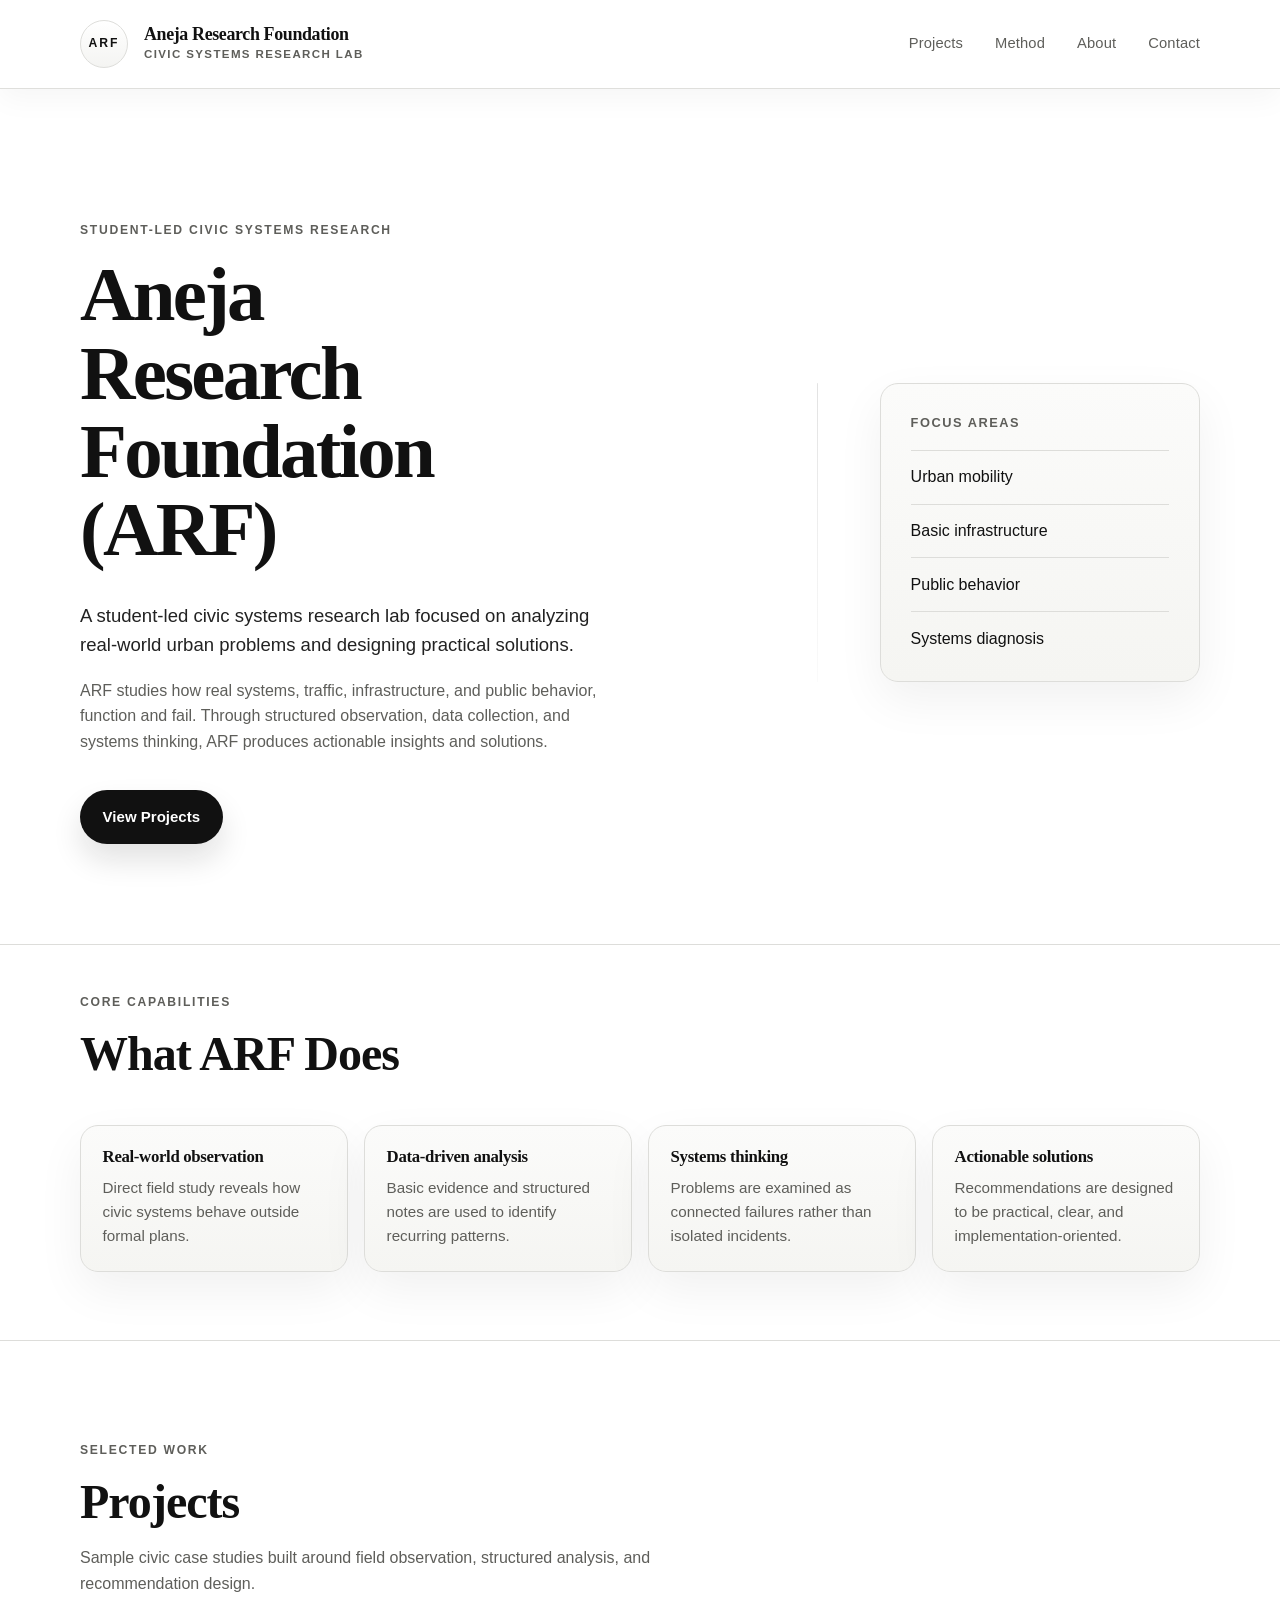
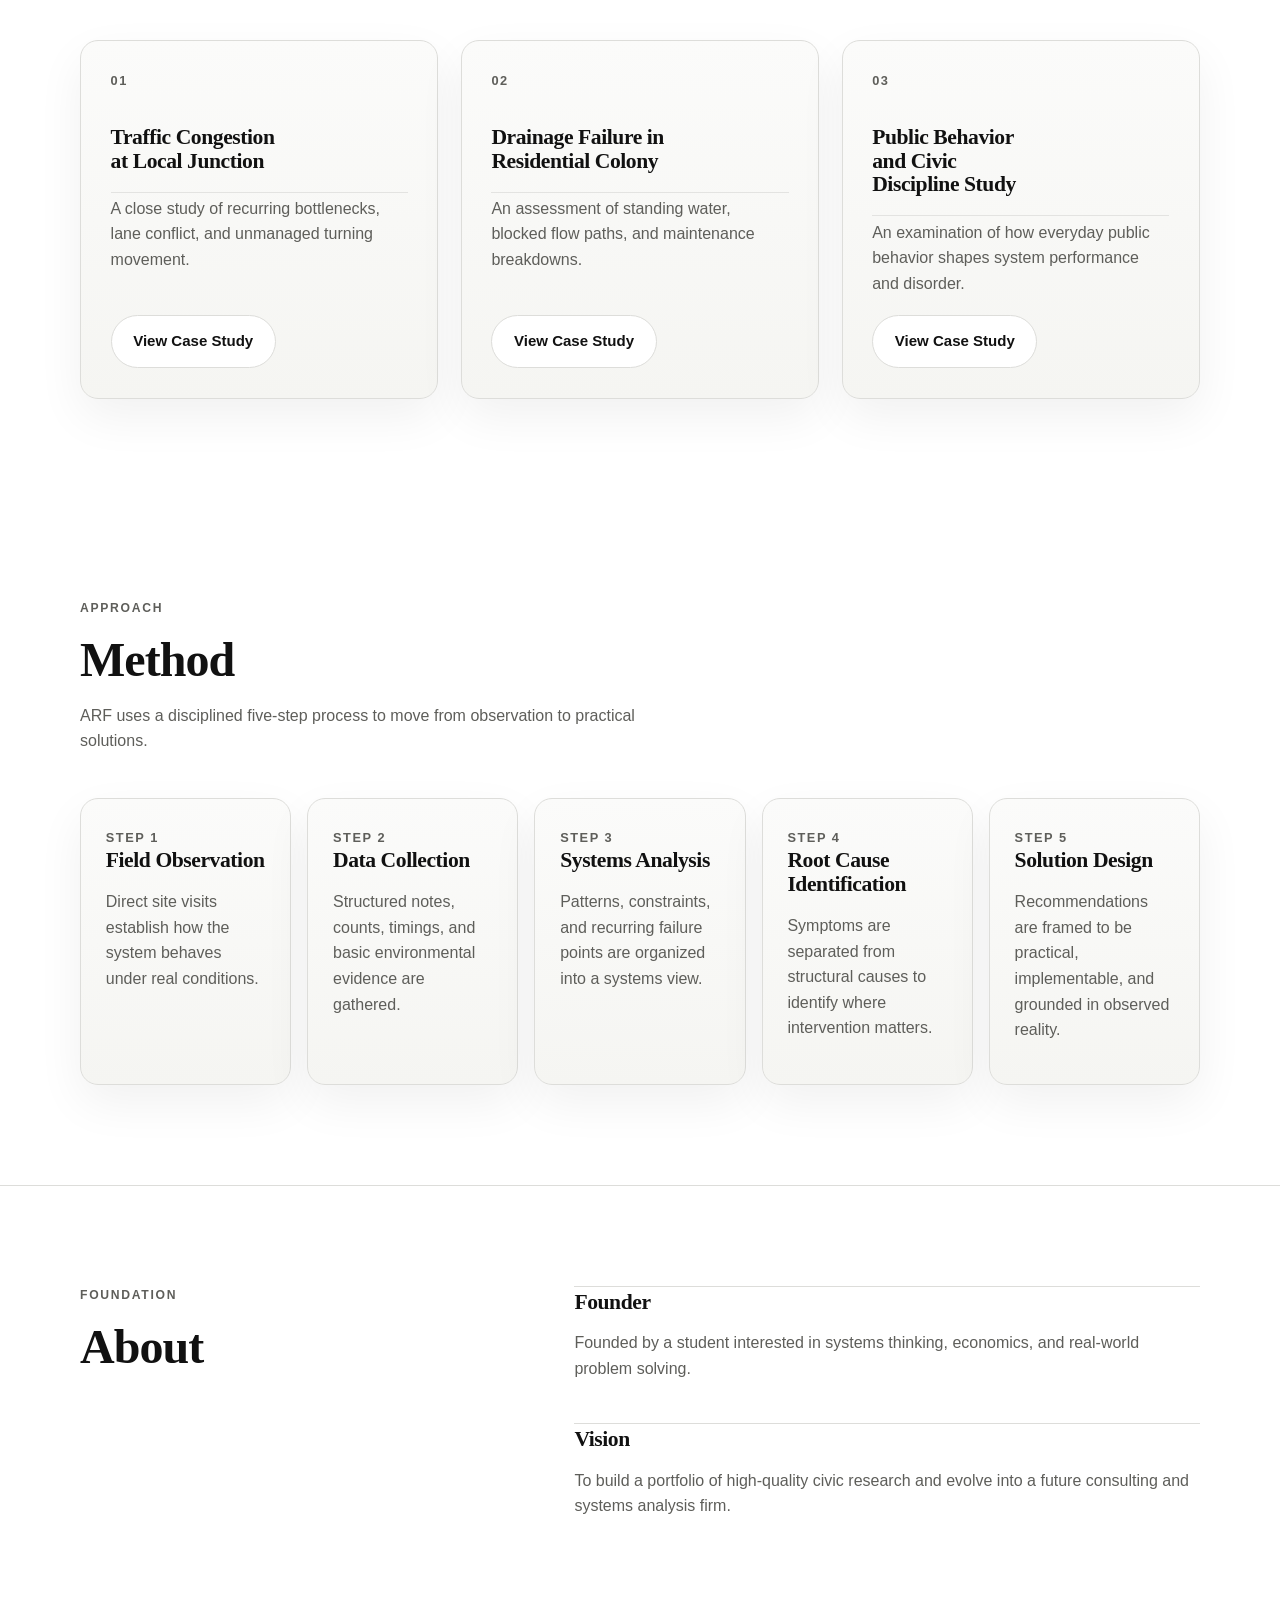
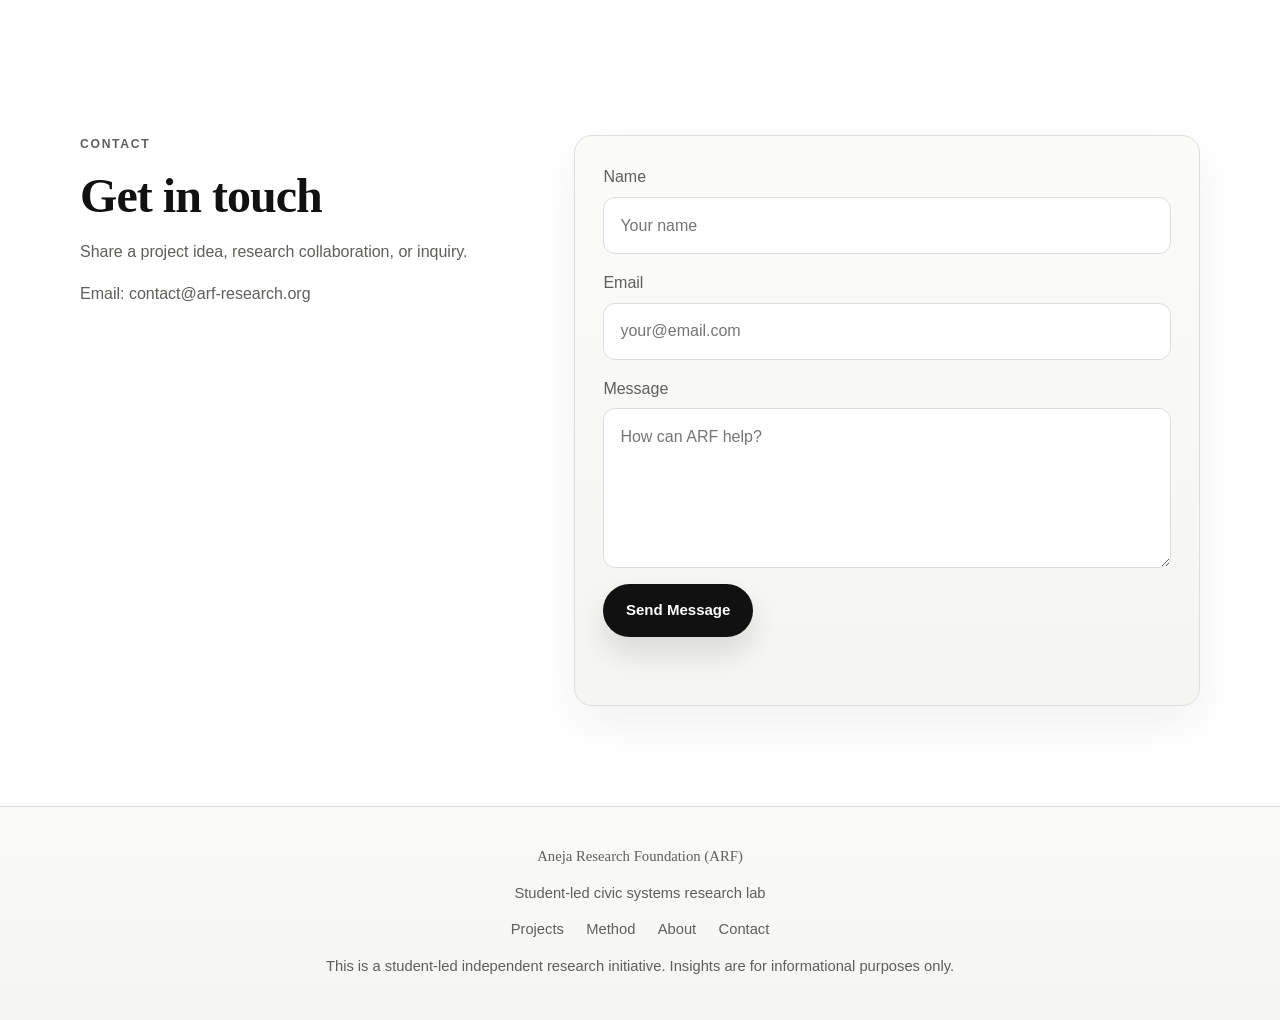
<file: index.html>
<!DOCTYPE html>
<html lang="en">
<head>
  <meta charset="UTF-8">
  <meta name="viewport" content="width=device-width, initial-scale=1.0">
  <title>Aneja Research Foundation (ARF)</title>
  <meta
    name="description"
    content="Aneja Research Foundation (ARF) is a student-led civic systems research lab focused on analyzing real-world urban problems and designing practical solutions."
  >
  <link rel="stylesheet" href="styles.css">
</head>
<body>
  <header class="site-header">
    <div class="container header-inner">
      <a class="brand" href="#home" aria-label="Aneja Research Foundation home">
        <span class="brand-mark">ARF</span>
        <span class="brand-text">
          <span class="brand-name">Aneja Research Foundation</span>
          <span class="brand-subtitle">Civic Systems Research Lab</span>
        </span>
      </a>
      <button class="nav-toggle" type="button" aria-expanded="false" aria-controls="site-nav">
        <span></span>
        <span></span>
      </button>
      <nav class="site-nav" id="site-nav" aria-label="Primary navigation">
        <a href="#projects">Projects</a>
        <a href="#method">Method</a>
        <a href="#about">About</a>
        <a href="#contact">Contact</a>
      </nav>
    </div>
  </header>

  <main>
    <section class="hero section" id="home">
      <div class="container hero-layout">
        <div class="hero-copy">
          <p class="eyebrow">Student-led civic systems research</p>
          <h1>Aneja Research Foundation (ARF)</h1>
          <p class="hero-subtitle">
            A student-led civic systems research lab focused on analyzing real-world urban problems and designing practical solutions.
          </p>
          <p class="hero-description">
            ARF studies how real systems, traffic, infrastructure, and public behavior, function and fail.
            Through structured observation, data collection, and systems thinking, ARF produces actionable insights and solutions.
          </p>
          <div class="hero-actions">
            <a class="button button-primary" href="#projects">View Projects</a>
          </div>
        </div>
        <aside class="hero-panel" aria-label="Research focus areas">
          <div class="hero-balance">
            <span class="hero-divider"></span>
            <div class="panel-card">
              <p class="panel-label">Focus Areas</p>
              <ul class="focus-list">
                <li>Urban mobility</li>
                <li>Basic infrastructure</li>
                <li>Public behavior</li>
                <li>Systems diagnosis</li>
              </ul>
            </div>
          </div>
        </aside>
      </div>
    </section>

    <section class="section section-border section-compact" id="what-arf-does">
      <div class="container">
        <div class="section-heading">
          <p class="eyebrow">Core capabilities</p>
          <h2>What ARF Does</h2>
        </div>
        <div class="capability-grid">
          <article class="capability-item">
            <h3>Real-world observation</h3>
            <p>Direct field study reveals how civic systems behave outside formal plans.</p>
          </article>
          <article class="capability-item">
            <h3>Data-driven analysis</h3>
            <p>Basic evidence and structured notes are used to identify recurring patterns.</p>
          </article>
          <article class="capability-item">
            <h3>Systems thinking</h3>
            <p>Problems are examined as connected failures rather than isolated incidents.</p>
          </article>
          <article class="capability-item">
            <h3>Actionable solutions</h3>
            <p>Recommendations are designed to be practical, clear, and implementation-oriented.</p>
          </article>
        </div>
      </div>
    </section>

    <section class="section section-border" id="projects">
      <div class="container">
        <div class="section-heading">
          <p class="eyebrow">Selected work</p>
          <h2>Projects</h2>
          <p>
            Sample civic case studies built around field observation, structured analysis, and recommendation design.
          </p>
        </div>
        <div class="project-grid">
          <article class="project-card">
            <p class="card-index">01</p>
            <h3>Traffic Congestion at Local Junction</h3>
            <p class="project-problem">A close study of recurring bottlenecks, lane conflict, and unmanaged turning movement.</p>
            <a class="button button-secondary project-link" href="projects/traffic-congestion.html">View Case Study</a>
          </article>
          <article class="project-card">
            <p class="card-index">02</p>
            <h3>Drainage Failure in Residential Colony</h3>
            <p class="project-problem">An assessment of standing water, blocked flow paths, and maintenance breakdowns.</p>
            <a class="button button-secondary project-link" href="projects/drainage-failure.html">View Case Study</a>
          </article>
          <article class="project-card">
            <p class="card-index">03</p>
            <h3>Public Behavior and Civic Discipline Study</h3>
            <p class="project-problem">An examination of how everyday public behavior shapes system performance and disorder.</p>
            <a class="button button-secondary project-link" href="projects/public-behavior.html">View Case Study</a>
          </article>
        </div>
      </div>
    </section>

    <section class="section" id="method">
      <div class="container">
        <div class="section-heading">
          <p class="eyebrow">Approach</p>
          <h2>Method</h2>
          <p>
            ARF uses a disciplined five-step process to move from observation to practical solutions.
          </p>
        </div>
        <div class="method-list">
          <article class="method-item">
            <span class="method-step">Step 1</span>
            <h3>Field Observation</h3>
            <p>Direct site visits establish how the system behaves under real conditions.</p>
          </article>
          <article class="method-item">
            <span class="method-step">Step 2</span>
            <h3>Data Collection</h3>
            <p>Structured notes, counts, timings, and basic environmental evidence are gathered.</p>
          </article>
          <article class="method-item">
            <span class="method-step">Step 3</span>
            <h3>Systems Analysis</h3>
            <p>Patterns, constraints, and recurring failure points are organized into a systems view.</p>
          </article>
          <article class="method-item">
            <span class="method-step">Step 4</span>
            <h3>Root Cause Identification</h3>
            <p>Symptoms are separated from structural causes to identify where intervention matters.</p>
          </article>
          <article class="method-item">
            <span class="method-step">Step 5</span>
            <h3>Solution Design</h3>
            <p>Recommendations are framed to be practical, implementable, and grounded in observed reality.</p>
          </article>
        </div>
      </div>
    </section>

    <section class="section section-border" id="about">
      <div class="container about-grid">
        <div class="section-heading section-heading-tight">
          <p class="eyebrow">Foundation</p>
          <h2>About</h2>
        </div>
        <div class="about-copy">
          <div class="about-block">
            <h3>Founder</h3>
            <p>Founded by a student interested in systems thinking, economics, and real-world problem solving.</p>
          </div>
          <div class="about-block">
            <h3>Vision</h3>
            <p>To build a portfolio of high-quality civic research and evolve into a future consulting and systems analysis firm.</p>
          </div>
        </div>
      </div>
    </section>

    <section class="section" id="contact">
      <div class="container contact-grid">
        <div class="section-heading section-heading-tight">
          <p class="eyebrow">Contact</p>
          <h2>Get in touch</h2>
          <p>
            Share a project idea, research collaboration, or inquiry.
          </p>
          <p class="contact-email">Email: contact@arf-research.org</p>
        </div>
        <form class="contact-form" id="contact-form">
          <label>
            <span>Name</span>
            <input type="text" name="name" placeholder="Your name" required>
          </label>
          <label>
            <span>Email</span>
            <input type="email" name="email" placeholder="your@email.com" required>
          </label>
          <label>
            <span>Message</span>
            <textarea name="message" rows="5" placeholder="How can ARF help?" required></textarea>
          </label>
          <button class="button button-primary" type="submit">Send Message</button>
          <p class="form-note" id="form-note" aria-live="polite"></p>
        </form>
      </div>
    </section>
  </main>

  <footer class="site-footer">
    <div class="container footer-inner">
      <p class="footer-brand">Aneja Research Foundation (ARF)</p>
      <p class="footer-tagline">Student-led civic systems research lab</p>
      <nav class="footer-nav" aria-label="Footer navigation">
        <a href="#projects">Projects</a>
        <a href="#method">Method</a>
        <a href="#about">About</a>
        <a href="#contact">Contact</a>
      </nav>
      <p class="footer-disclaimer">
        This is a student-led independent research initiative. Insights are for informational purposes only.
      </p>
    </div>
  </footer>

  <script src="script.js"></script>
</body>
</html>
</file>
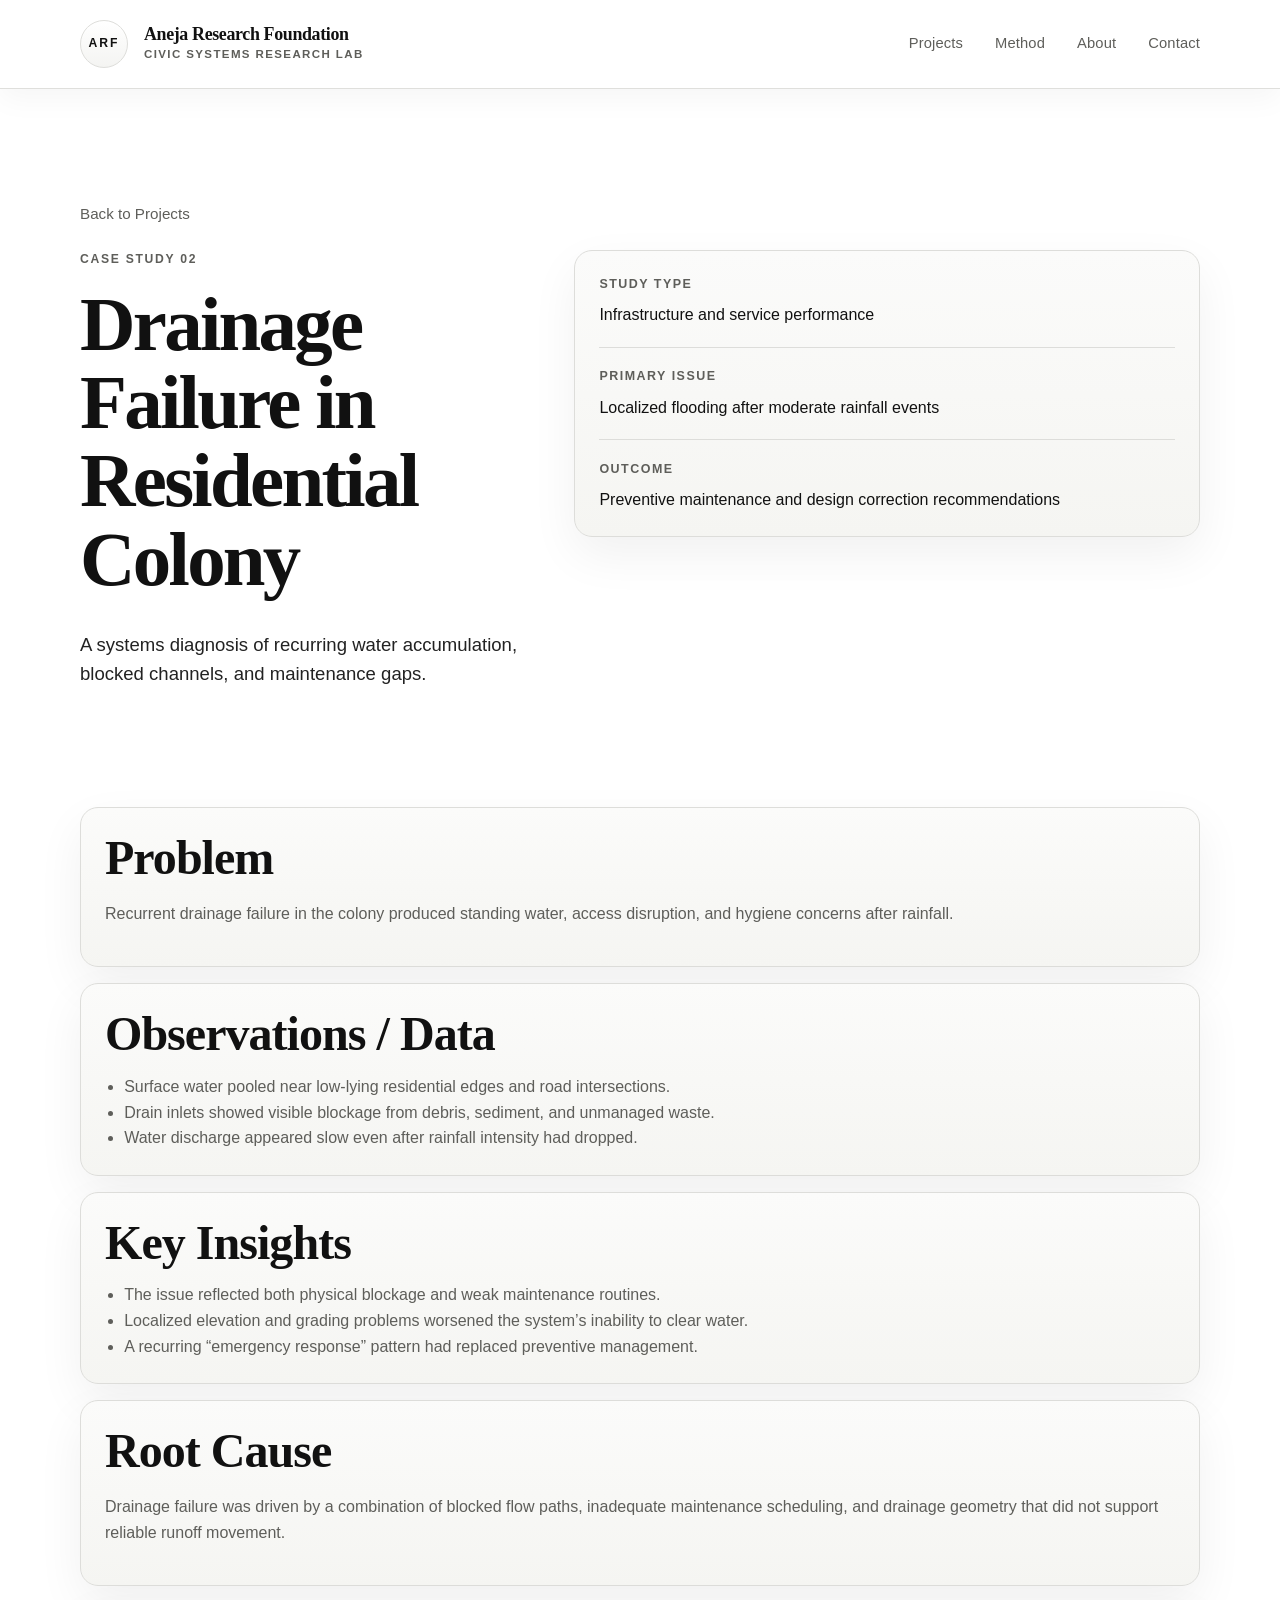
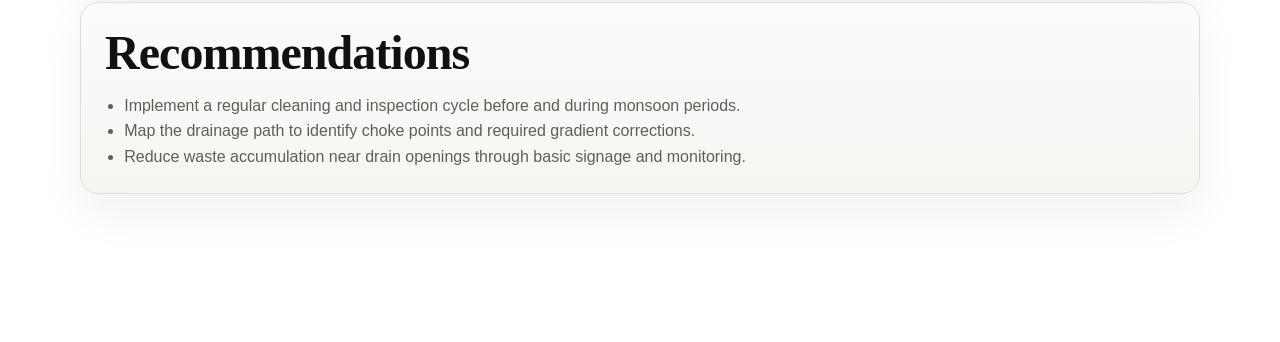
<file: drainage-failure.html>
<!DOCTYPE html>
<html lang="en">
<head>
  <meta charset="UTF-8">
  <meta name="viewport" content="width=device-width, initial-scale=1.0">
  <title>Drainage Failure in Residential Colony | ARF</title>
  <meta
    name="description"
    content="Case study from Aneja Research Foundation on drainage failure in a residential colony."
  >
  <link rel="stylesheet" href="../styles.css">
</head>
<body>
  <header class="site-header">
    <div class="container header-inner">
      <a class="brand" href="../index.html">
        <span class="brand-mark">ARF</span>
        <span class="brand-text">
          <span class="brand-name">Aneja Research Foundation</span>
          <span class="brand-subtitle">Civic Systems Research Lab</span>
        </span>
      </a>
      <button class="nav-toggle" type="button" aria-expanded="false" aria-controls="site-nav">
        <span></span>
        <span></span>
      </button>
      <nav class="site-nav" id="site-nav" aria-label="Primary navigation">
        <a href="../index.html#projects">Projects</a>
        <a href="../index.html#method">Method</a>
        <a href="../index.html#about">About</a>
        <a href="../index.html#contact">Contact</a>
      </nav>
    </div>
  </header>

  <main class="case-hero">
    <div class="container">
      <a class="back-link" href="../index.html#projects">Back to Projects</a>
      <div class="case-layout">
        <div>
          <p class="eyebrow">Case Study 02</p>
          <h1>Drainage Failure in Residential Colony</h1>
          <p class="hero-subtitle">
            A systems diagnosis of recurring water accumulation, blocked channels, and maintenance gaps.
          </p>
        </div>
        <aside class="case-summary">
          <dl>
            <div>
              <dt>Study Type</dt>
              <dd>Infrastructure and service performance</dd>
            </div>
            <div>
              <dt>Primary Issue</dt>
              <dd>Localized flooding after moderate rainfall events</dd>
            </div>
            <div>
              <dt>Outcome</dt>
              <dd>Preventive maintenance and design correction recommendations</dd>
            </div>
          </dl>
        </aside>
      </div>

      <div class="case-sections section">
        <section class="case-section">
          <h2>Problem</h2>
          <p>
            Recurrent drainage failure in the colony produced standing water, access disruption, and hygiene concerns after rainfall.
          </p>
        </section>

        <section class="case-section">
          <h2>Observations / Data</h2>
          <ul>
            <li>Surface water pooled near low-lying residential edges and road intersections.</li>
            <li>Drain inlets showed visible blockage from debris, sediment, and unmanaged waste.</li>
            <li>Water discharge appeared slow even after rainfall intensity had dropped.</li>
          </ul>
        </section>

        <section class="case-section">
          <h2>Key Insights</h2>
          <ul>
            <li>The issue reflected both physical blockage and weak maintenance routines.</li>
            <li>Localized elevation and grading problems worsened the system’s inability to clear water.</li>
            <li>A recurring “emergency response” pattern had replaced preventive management.</li>
          </ul>
        </section>

        <section class="case-section">
          <h2>Root Cause</h2>
          <p>
            Drainage failure was driven by a combination of blocked flow paths, inadequate maintenance scheduling, and drainage geometry that did not support reliable runoff movement.
          </p>
        </section>

        <section class="case-section">
          <h2>Recommendations</h2>
          <ul>
            <li>Implement a regular cleaning and inspection cycle before and during monsoon periods.</li>
            <li>Map the drainage path to identify choke points and required gradient corrections.</li>
            <li>Reduce waste accumulation near drain openings through basic signage and monitoring.</li>
          </ul>
        </section>
      </div>
    </div>
  </main>
  <script src="../script.js"></script>
</body>
</html>
</file>
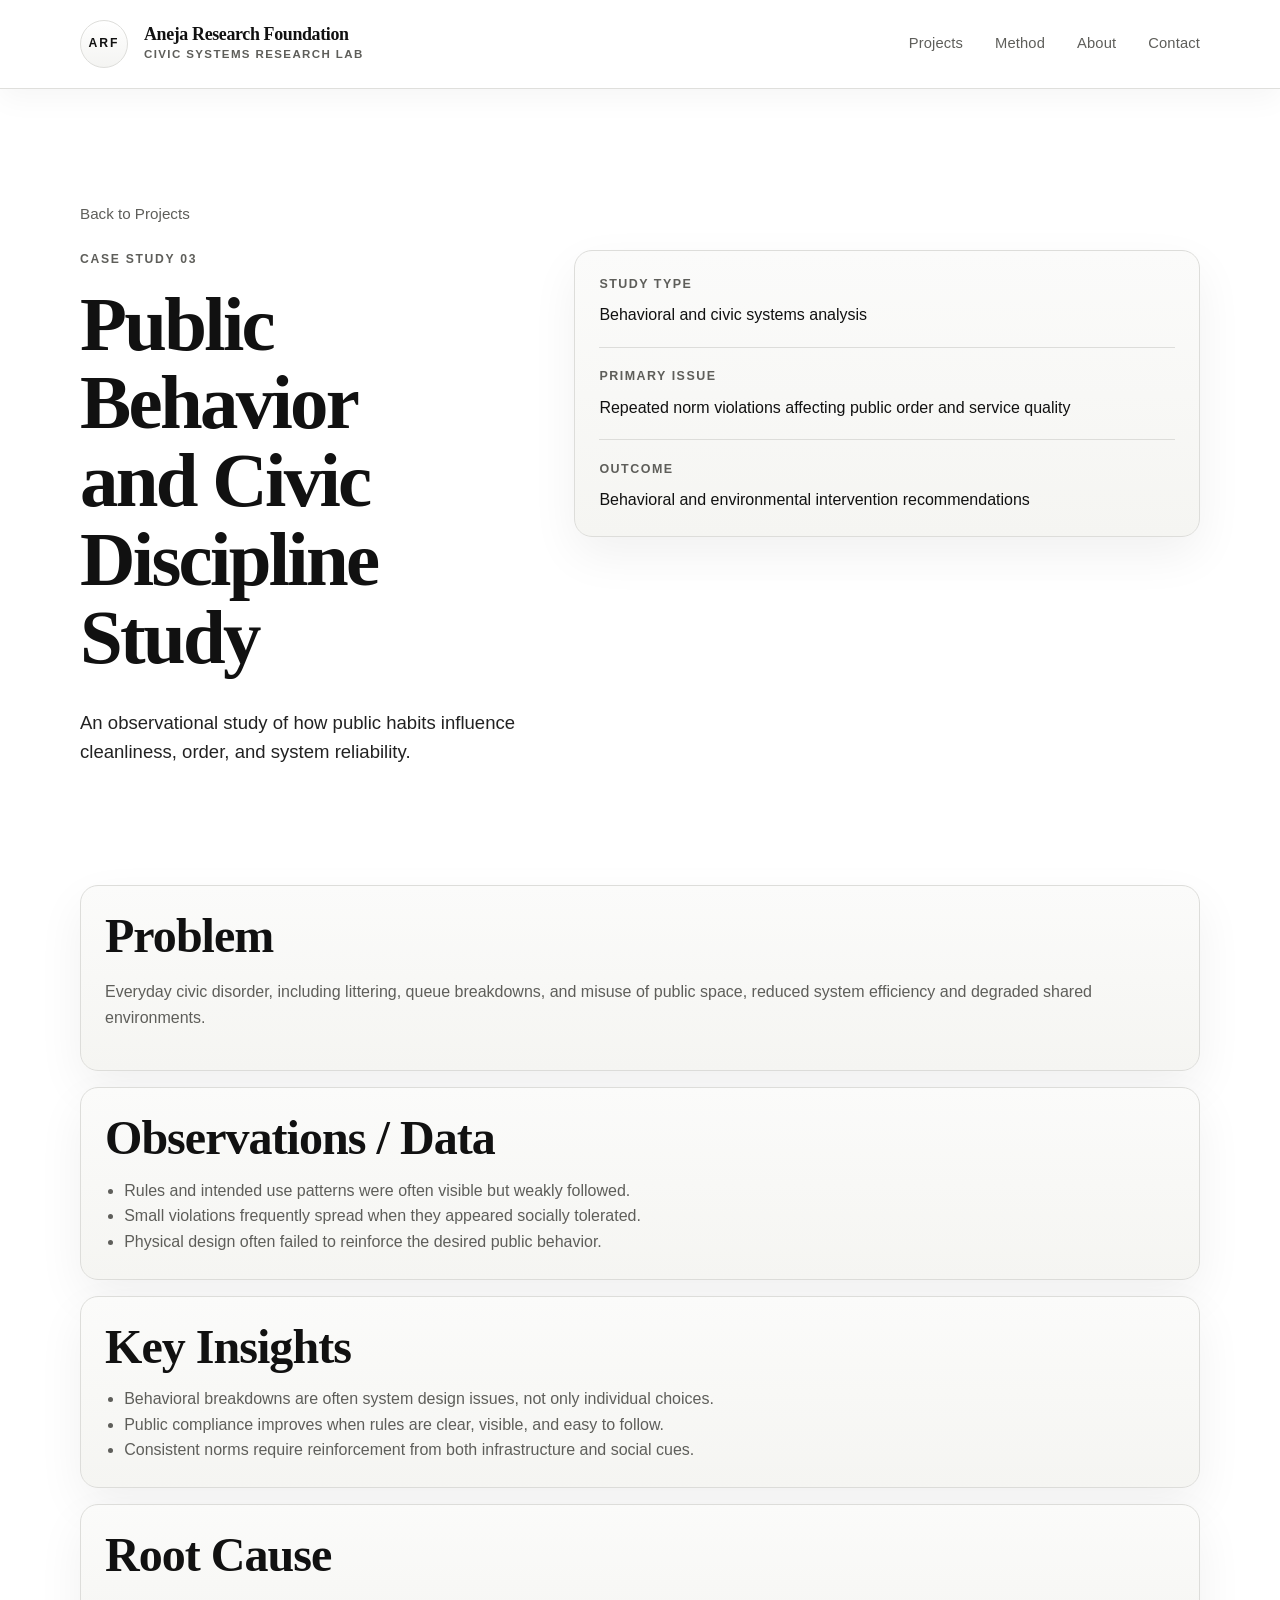
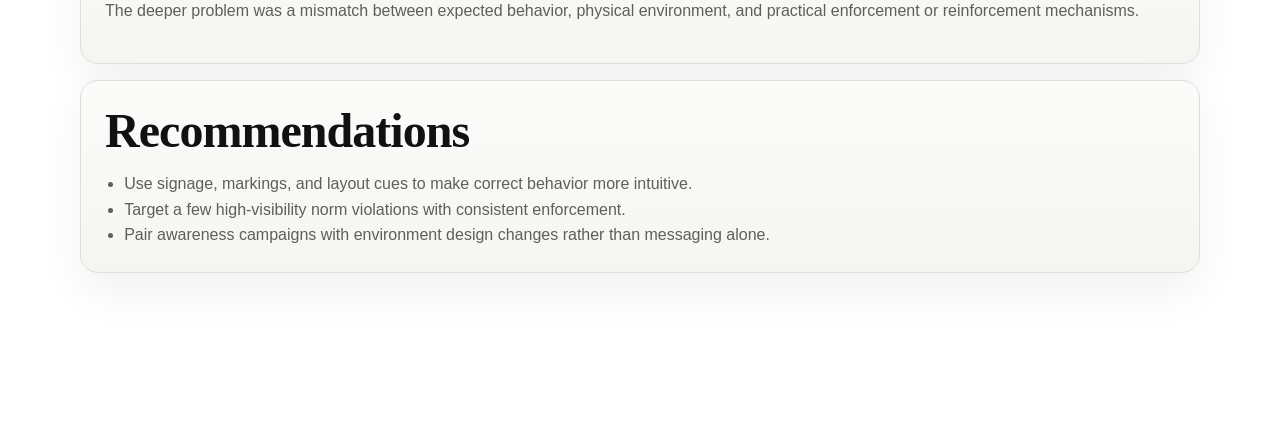
<file: public-behavior.html>
<!DOCTYPE html>
<html lang="en">
<head>
  <meta charset="UTF-8">
  <meta name="viewport" content="width=device-width, initial-scale=1.0">
  <title>Public Behavior and Civic Discipline Study | ARF</title>
  <meta
    name="description"
    content="Case study from Aneja Research Foundation on public behavior and civic discipline."
  >
  <link rel="stylesheet" href="../styles.css">
</head>
<body>
  <header class="site-header">
    <div class="container header-inner">
      <a class="brand" href="../index.html">
        <span class="brand-mark">ARF</span>
        <span class="brand-text">
          <span class="brand-name">Aneja Research Foundation</span>
          <span class="brand-subtitle">Civic Systems Research Lab</span>
        </span>
      </a>
      <button class="nav-toggle" type="button" aria-expanded="false" aria-controls="site-nav">
        <span></span>
        <span></span>
      </button>
      <nav class="site-nav" id="site-nav" aria-label="Primary navigation">
        <a href="../index.html#projects">Projects</a>
        <a href="../index.html#method">Method</a>
        <a href="../index.html#about">About</a>
        <a href="../index.html#contact">Contact</a>
      </nav>
    </div>
  </header>

  <main class="case-hero">
    <div class="container">
      <a class="back-link" href="../index.html#projects">Back to Projects</a>
      <div class="case-layout">
        <div>
          <p class="eyebrow">Case Study 03</p>
          <h1>Public Behavior and Civic Discipline Study</h1>
          <p class="hero-subtitle">
            An observational study of how public habits influence cleanliness, order, and system reliability.
          </p>
        </div>
        <aside class="case-summary">
          <dl>
            <div>
              <dt>Study Type</dt>
              <dd>Behavioral and civic systems analysis</dd>
            </div>
            <div>
              <dt>Primary Issue</dt>
              <dd>Repeated norm violations affecting public order and service quality</dd>
            </div>
            <div>
              <dt>Outcome</dt>
              <dd>Behavioral and environmental intervention recommendations</dd>
            </div>
          </dl>
        </aside>
      </div>

      <div class="case-sections section">
        <section class="case-section">
          <h2>Problem</h2>
          <p>
            Everyday civic disorder, including littering, queue breakdowns, and misuse of public space, reduced system efficiency and degraded shared environments.
          </p>
        </section>

        <section class="case-section">
          <h2>Observations / Data</h2>
          <ul>
            <li>Rules and intended use patterns were often visible but weakly followed.</li>
            <li>Small violations frequently spread when they appeared socially tolerated.</li>
            <li>Physical design often failed to reinforce the desired public behavior.</li>
          </ul>
        </section>

        <section class="case-section">
          <h2>Key Insights</h2>
          <ul>
            <li>Behavioral breakdowns are often system design issues, not only individual choices.</li>
            <li>Public compliance improves when rules are clear, visible, and easy to follow.</li>
            <li>Consistent norms require reinforcement from both infrastructure and social cues.</li>
          </ul>
        </section>

        <section class="case-section">
          <h2>Root Cause</h2>
          <p>
            The deeper problem was a mismatch between expected behavior, physical environment, and practical enforcement or reinforcement mechanisms.
          </p>
        </section>

        <section class="case-section">
          <h2>Recommendations</h2>
          <ul>
            <li>Use signage, markings, and layout cues to make correct behavior more intuitive.</li>
            <li>Target a few high-visibility norm violations with consistent enforcement.</li>
            <li>Pair awareness campaigns with environment design changes rather than messaging alone.</li>
          </ul>
        </section>
      </div>
    </div>
  </main>
  <script src="../script.js"></script>
</body>
</html>
</file>
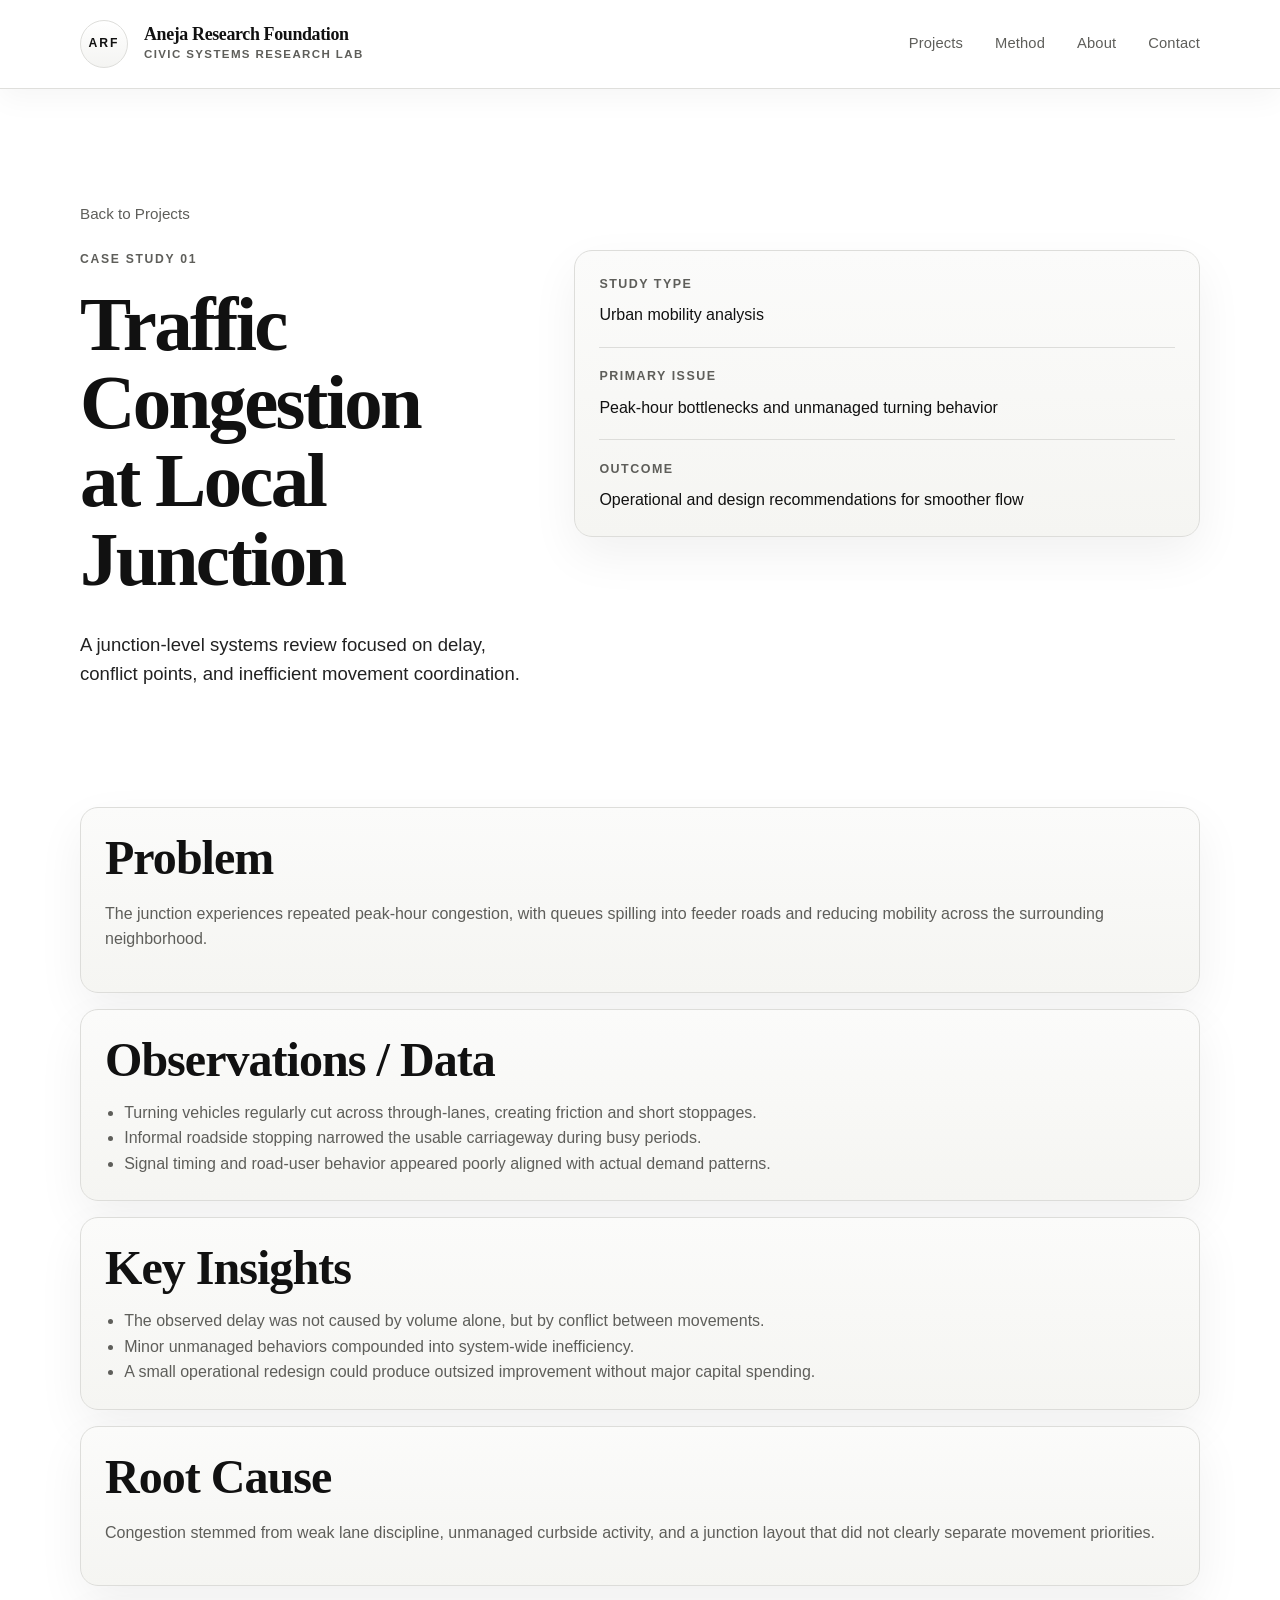
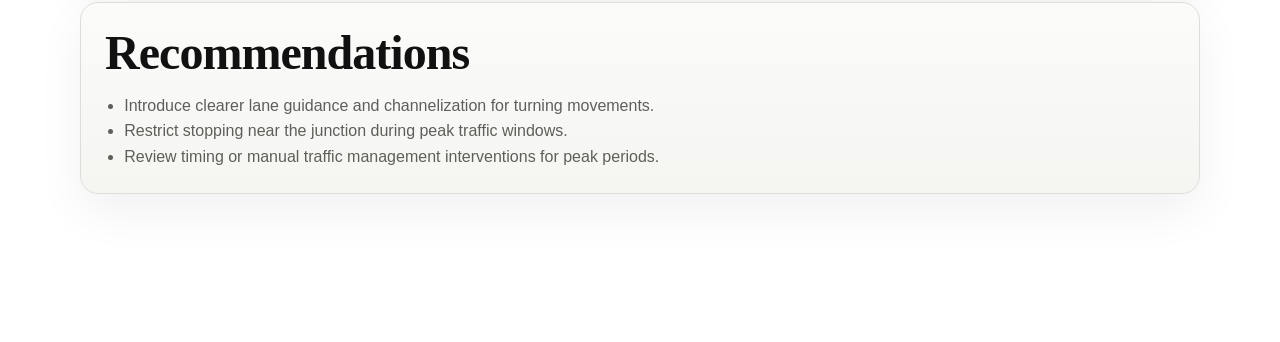
<file: traffic-congestion.html>
<!DOCTYPE html>
<html lang="en">
<head>
  <meta charset="UTF-8">
  <meta name="viewport" content="width=device-width, initial-scale=1.0">
  <title>Traffic Congestion at Local Junction | ARF</title>
  <meta
    name="description"
    content="Case study from Aneja Research Foundation on traffic congestion at a local urban junction."
  >
  <link rel="stylesheet" href="../styles.css">
</head>
<body>
  <header class="site-header">
    <div class="container header-inner">
      <a class="brand" href="../index.html">
        <span class="brand-mark">ARF</span>
        <span class="brand-text">
          <span class="brand-name">Aneja Research Foundation</span>
          <span class="brand-subtitle">Civic Systems Research Lab</span>
        </span>
      </a>
      <button class="nav-toggle" type="button" aria-expanded="false" aria-controls="site-nav">
        <span></span>
        <span></span>
      </button>
      <nav class="site-nav" id="site-nav" aria-label="Primary navigation">
        <a href="../index.html#projects">Projects</a>
        <a href="../index.html#method">Method</a>
        <a href="../index.html#about">About</a>
        <a href="../index.html#contact">Contact</a>
      </nav>
    </div>
  </header>

  <main class="case-hero">
    <div class="container">
      <a class="back-link" href="../index.html#projects">Back to Projects</a>
      <div class="case-layout">
        <div>
          <p class="eyebrow">Case Study 01</p>
          <h1>Traffic Congestion at Local Junction</h1>
          <p class="hero-subtitle">
            A junction-level systems review focused on delay, conflict points, and inefficient movement coordination.
          </p>
        </div>
        <aside class="case-summary">
          <dl>
            <div>
              <dt>Study Type</dt>
              <dd>Urban mobility analysis</dd>
            </div>
            <div>
              <dt>Primary Issue</dt>
              <dd>Peak-hour bottlenecks and unmanaged turning behavior</dd>
            </div>
            <div>
              <dt>Outcome</dt>
              <dd>Operational and design recommendations for smoother flow</dd>
            </div>
          </dl>
        </aside>
      </div>

      <div class="case-sections section">
        <section class="case-section">
          <h2>Problem</h2>
          <p>
            The junction experiences repeated peak-hour congestion, with queues spilling into feeder roads and reducing mobility across the surrounding neighborhood.
          </p>
        </section>

        <section class="case-section">
          <h2>Observations / Data</h2>
          <ul>
            <li>Turning vehicles regularly cut across through-lanes, creating friction and short stoppages.</li>
            <li>Informal roadside stopping narrowed the usable carriageway during busy periods.</li>
            <li>Signal timing and road-user behavior appeared poorly aligned with actual demand patterns.</li>
          </ul>
        </section>

        <section class="case-section">
          <h2>Key Insights</h2>
          <ul>
            <li>The observed delay was not caused by volume alone, but by conflict between movements.</li>
            <li>Minor unmanaged behaviors compounded into system-wide inefficiency.</li>
            <li>A small operational redesign could produce outsized improvement without major capital spending.</li>
          </ul>
        </section>

        <section class="case-section">
          <h2>Root Cause</h2>
          <p>
            Congestion stemmed from weak lane discipline, unmanaged curbside activity, and a junction layout that did not clearly separate movement priorities.
          </p>
        </section>

        <section class="case-section">
          <h2>Recommendations</h2>
          <ul>
            <li>Introduce clearer lane guidance and channelization for turning movements.</li>
            <li>Restrict stopping near the junction during peak traffic windows.</li>
            <li>Review timing or manual traffic management interventions for peak periods.</li>
          </ul>
        </section>
      </div>
    </div>
  </main>
  <script src="../script.js"></script>
</body>
</html>
</file>
<file: styles.css>
:root {
  --bg: #ffffff;
  --surface: #f7f7f5;
  --surface-strong: #efefec;
  --text: #111111;
  --muted: #5e5e5a;
  --line: #ddddda;
  --accent: #1f3a5f;
  --shadow: 0 18px 48px rgba(17, 17, 17, 0.06);
  --container: 1120px;
  --radius: 18px;
}

* {
  box-sizing: border-box;
}

html {
  scroll-behavior: smooth;
}

body {
  margin: 0;
  background: var(--bg);
  color: var(--text);
  font-family: "Helvetica Neue", "Avenir Next", "Segoe UI", sans-serif;
  line-height: 1.6;
}

a {
  color: inherit;
  text-decoration: none;
}

img {
  max-width: 100%;
}

button,
input,
textarea {
  font: inherit;
}

.container {
  width: min(calc(100% - 2.5rem), var(--container));
  margin: 0 auto;
}

.section {
  padding: 6.25rem 0;
}

.section-compact {
  padding: 3rem 0 4.25rem;
}

.section-border {
  border-top: 1px solid var(--line);
}

.site-header {
  position: sticky;
  top: 0;
  z-index: 20;
  background: rgba(255, 255, 255, 0.97);
  border-bottom: 1px solid rgba(221, 221, 218, 0.92);
  box-shadow: 0 10px 28px rgba(17, 17, 17, 0.04);
  backdrop-filter: blur(14px);
}

.header-inner {
  display: flex;
  align-items: center;
  justify-content: space-between;
  gap: 1.5rem;
  min-height: 5.5rem;
  padding: 0.55rem 0;
}

.brand {
  display: inline-flex;
  align-items: center;
  gap: 1rem;
  min-width: 0;
}

.brand-mark {
  display: inline-flex;
  align-items: center;
  justify-content: center;
  width: 3rem;
  height: 3rem;
  border: 1px solid var(--line);
  border-radius: 999px;
  background: linear-gradient(180deg, #ffffff 0%, #f4f4f2 100%);
  box-shadow: inset 0 1px 0 rgba(255, 255, 255, 0.9);
  font-family: "Helvetica Neue", "Avenir Next", "Segoe UI", sans-serif;
  font-size: 0.76rem;
  font-weight: 700;
  letter-spacing: 0.16em;
}

.brand-text {
  display: flex;
  flex-direction: column;
  justify-content: center;
  gap: 0.1rem;
  min-width: 0;
}

.brand-name {
  font-family: "Iowan Old Style", "Palatino Linotype", "Book Antiqua", Georgia, serif;
  font-size: 1.12rem;
  font-weight: 600;
  letter-spacing: -0.02em;
  line-height: 1.05;
}

.brand-subtitle {
  color: var(--muted);
  font-size: 0.72rem;
  font-weight: 600;
  letter-spacing: 0.12em;
  text-transform: uppercase;
}

.site-nav {
  display: flex;
  align-items: center;
  gap: 2rem;
}

.site-nav a {
  color: var(--muted);
  position: relative;
  font-size: 0.92rem;
  font-weight: 500;
  letter-spacing: 0.01em;
  transition: color 0.2s ease;
}

.site-nav a:hover,
.site-nav a:focus-visible {
  color: var(--text);
}

.nav-toggle {
  display: none;
  flex-direction: column;
  gap: 0.35rem;
  padding: 0;
  border: 0;
  background: transparent;
}

.nav-toggle span {
  display: block;
  width: 1.45rem;
  height: 2px;
  background: var(--text);
}

.hero {
  padding-top: 8.25rem;
}

.hero-layout {
  display: grid;
  grid-template-columns: minmax(0, 1.2fr) minmax(280px, 0.8fr);
  gap: 3.5rem;
  align-items: center;
}

.eyebrow {
  margin: 0 0 1rem;
  color: var(--muted);
  font-size: 0.76rem;
  font-weight: 700;
  letter-spacing: 0.14em;
  text-transform: uppercase;
}

h1,
h2,
h3 {
  margin: 0;
  font-family: "Iowan Old Style", "Palatino Linotype", "Book Antiqua", Georgia, serif;
  line-height: 1.1;
  letter-spacing: -0.02em;
}

h1 {
  max-width: 10ch;
  font-size: clamp(3.1rem, 6vw, 5.5rem);
  line-height: 1.02;
  letter-spacing: -0.035em;
}

h2 {
  font-size: clamp(2rem, 4vw, 3rem);
}

h3 {
  font-size: 1.35rem;
}

.hero-subtitle {
  max-width: 34rem;
  margin: 2rem 0 1.15rem;
  font-size: 1.16rem;
  line-height: 1.55;
  color: #222222;
}

.hero-description,
.section-heading p,
.project-card p,
.method-item p,
.about-block p,
.contact-email,
.contact-form span,
.footer-inner p,
.case-section p,
.case-section li {
  color: var(--muted);
}

.hero-description {
  max-width: 33rem;
  margin: 0;
  font-size: 1rem;
}

.hero-actions {
  margin-top: 2.25rem;
}

.hero-panel {
  display: flex;
  justify-content: flex-end;
}

.hero-balance {
  display: grid;
  grid-template-columns: 1fr minmax(260px, 320px);
  align-items: stretch;
  gap: 1.25rem;
  width: 100%;
}

.hero-divider {
  display: block;
  border-radius: 999px;
  background: linear-gradient(180deg, rgba(17, 17, 17, 0.12) 0%, rgba(17, 17, 17, 0.02) 100%);
  width: 1px;
  justify-self: center;
}

.panel-card,
.project-card,
.method-item,
.capability-item,
.contact-form,
.case-section,
.case-summary {
  background: linear-gradient(180deg, #fbfbfa 0%, #f5f5f2 100%);
  border: 1px solid var(--line);
  border-radius: var(--radius);
  box-shadow: var(--shadow);
}

.panel-card {
  width: min(100%, 320px);
  padding: 1.85rem;
}

.panel-label,
.card-index,
.method-step {
  margin: 0 0 1rem;
  color: var(--muted);
  font-size: 0.8rem;
  font-weight: 700;
  letter-spacing: 0.12em;
  text-transform: uppercase;
}

.focus-list {
  display: grid;
  gap: 0.85rem;
  margin: 0;
  padding: 0;
  list-style: none;
}

.focus-list li {
  padding-top: 0.85rem;
  border-top: 1px solid var(--line);
}

.section-heading {
  max-width: 38rem;
  margin-bottom: 2.75rem;
}

.section-heading-tight {
  margin-bottom: 0;
}

.capability-grid {
  display: grid;
  grid-template-columns: repeat(4, minmax(0, 1fr));
  gap: 1rem;
}

.capability-item {
  padding: 1.4rem 1.35rem;
}

.capability-item h3 {
  margin-bottom: 0.55rem;
  font-size: 1.05rem;
}

.capability-item p {
  margin: 0;
  color: var(--muted);
  font-size: 0.95rem;
}

.project-grid {
  display: grid;
  grid-template-columns: repeat(3, minmax(0, 1fr));
  gap: 1.4rem;
}

.project-card {
  display: flex;
  flex-direction: column;
  gap: 1.15rem;
  padding: 1.85rem;
  min-height: 100%;
  transition: transform 0.22s ease, box-shadow 0.22s ease, border-color 0.22s ease;
}

.project-card:hover,
.project-card:focus-within {
  transform: translateY(-4px);
  border-color: #d1d1cc;
  box-shadow: 0 22px 46px rgba(17, 17, 17, 0.08);
}

.project-card h3 {
  max-width: 16ch;
}

.project-problem {
  margin: 0;
  padding-top: 0.2rem;
  border-top: 1px solid rgba(221, 221, 218, 0.75);
}

.project-card .button {
  margin-top: auto;
}

.project-link {
  width: 100%;
  justify-content: space-between;
  padding-inline: 1.15rem;
  font-weight: 650;
}

.method-list {
  display: grid;
  grid-template-columns: repeat(5, minmax(0, 1fr));
  gap: 1rem;
}

.method-item {
  padding: 1.55rem;
}

.about-grid,
.contact-grid,
.case-layout {
  display: grid;
  grid-template-columns: minmax(0, 0.85fr) minmax(0, 1.15fr);
  gap: 2rem;
}

.about-copy {
  display: grid;
  gap: 1.6rem;
}

.about-block {
  padding-top: 0.25rem;
  border-top: 1px solid var(--line);
}

.contact-form {
  display: grid;
  gap: 1rem;
  padding: 1.75rem;
}

.contact-form label {
  display: grid;
  gap: 0.45rem;
}

.contact-form input,
.contact-form textarea {
  width: 100%;
  padding: 0.92rem 1rem;
  border: 1px solid var(--line);
  border-radius: 12px;
  background: #ffffff;
  color: var(--text);
}

.contact-form input:focus,
.contact-form textarea:focus {
  outline: 2px solid rgba(31, 58, 95, 0.15);
  border-color: rgba(31, 58, 95, 0.35);
}

.form-note {
  min-height: 1.5rem;
  margin: 0;
  font-size: 0.92rem;
}

.button {
  display: inline-flex;
  align-items: center;
  justify-content: center;
  width: fit-content;
  min-height: 3.1rem;
  padding: 0.85rem 1.35rem;
  border-radius: 999px;
  border: 1px solid transparent;
  font-size: 0.94rem;
  font-weight: 600;
  transition: transform 0.2s ease, background-color 0.2s ease, color 0.2s ease, border-color 0.2s ease, box-shadow 0.2s ease;
}

.button:hover,
.button:focus-visible {
  transform: translateY(-1px);
}

.button-primary {
  background: var(--text);
  color: #ffffff;
  box-shadow: 0 16px 30px rgba(17, 17, 17, 0.12);
}

.button-primary:hover,
.button-primary:focus-visible {
  background: #262626;
  box-shadow: 0 20px 36px rgba(17, 17, 17, 0.18);
}

.button-secondary {
  border-color: var(--line);
  background: #ffffff;
  color: var(--text);
}

.button-secondary:hover,
.button-secondary:focus-visible {
  border-color: #c4c4c0;
  background: #ffffff;
}

.site-footer {
  border-top: 1px solid var(--line);
  background: linear-gradient(180deg, #fafaf8 0%, #f5f5f2 100%);
}

.footer-inner {
  display: grid;
  justify-items: center;
  gap: 0.8rem;
  padding: 2.4rem 0 2.6rem;
  text-align: center;
}

.footer-inner p {
  margin: 0;
  font-size: 0.92rem;
}

.footer-brand {
  color: var(--text);
  font-family: "Iowan Old Style", "Palatino Linotype", "Book Antiqua", Georgia, serif;
  font-size: 1.2rem;
}

.footer-tagline {
  font-size: 0.95rem;
}

.footer-nav {
  display: flex;
  flex-wrap: wrap;
  justify-content: center;
  gap: 1.4rem;
}

.footer-nav a {
  color: var(--muted);
  font-size: 0.92rem;
  transition: color 0.2s ease;
}

.footer-nav a:hover,
.footer-nav a:focus-visible {
  color: var(--text);
}

.footer-disclaimer {
  max-width: 42rem;
}

.case-hero {
  padding: 7rem 0 3rem;
}

.back-link {
  display: inline-flex;
  margin-bottom: 1.5rem;
  color: var(--muted);
  font-size: 0.95rem;
}

.case-layout {
  align-items: start;
}

.case-summary {
  padding: 1.5rem;
}

.case-summary dl {
  margin: 0;
}

.case-summary div + div {
  margin-top: 1.2rem;
  padding-top: 1.2rem;
  border-top: 1px solid var(--line);
}

.case-summary dt {
  color: var(--muted);
  font-size: 0.78rem;
  font-weight: 700;
  letter-spacing: 0.12em;
  text-transform: uppercase;
}

.case-summary dd {
  margin: 0.45rem 0 0;
}

.case-sections {
  display: grid;
  gap: 1rem;
}

.case-section {
  padding: 1.5rem;
}

.case-section ul {
  margin: 0.8rem 0 0;
  padding-left: 1.2rem;
}

@media (max-width: 1024px) {
  .capability-grid,
  .project-grid {
    grid-template-columns: repeat(2, minmax(0, 1fr));
  }

  .method-list {
    grid-template-columns: repeat(2, minmax(0, 1fr));
  }

  .hero-layout,
  .about-grid,
  .contact-grid,
  .case-layout {
    grid-template-columns: 1fr;
  }

  .hero-panel {
    justify-content: flex-start;
  }

  .hero-balance {
    grid-template-columns: 1fr;
  }

  .hero-divider {
    width: 100%;
    height: 1px;
  }
}

@media (max-width: 720px) {
  .section {
    padding: 4.5rem 0;
  }

  .header-inner {
    flex-wrap: wrap;
    padding: 0.8rem 0;
  }

  .nav-toggle {
    display: inline-flex;
  }

  .site-nav {
    display: none;
    width: 100%;
    flex-direction: column;
    align-items: flex-start;
    gap: 0.9rem;
    padding: 0.65rem 0 0.2rem;
  }

  .site-nav.is-open {
    display: flex;
  }

  .brand-text {
    max-width: 13rem;
  }

  .brand-name {
    font-size: 0.98rem;
  }

  .brand-subtitle {
    font-size: 0.66rem;
  }

  h1 {
    max-width: none;
  }

  .hero {
    padding-top: 6rem;
  }

  .capability-grid,
  .project-grid,
  .method-list {
    grid-template-columns: 1fr;
  }

  .button {
    width: 100%;
  }
}
</file>
